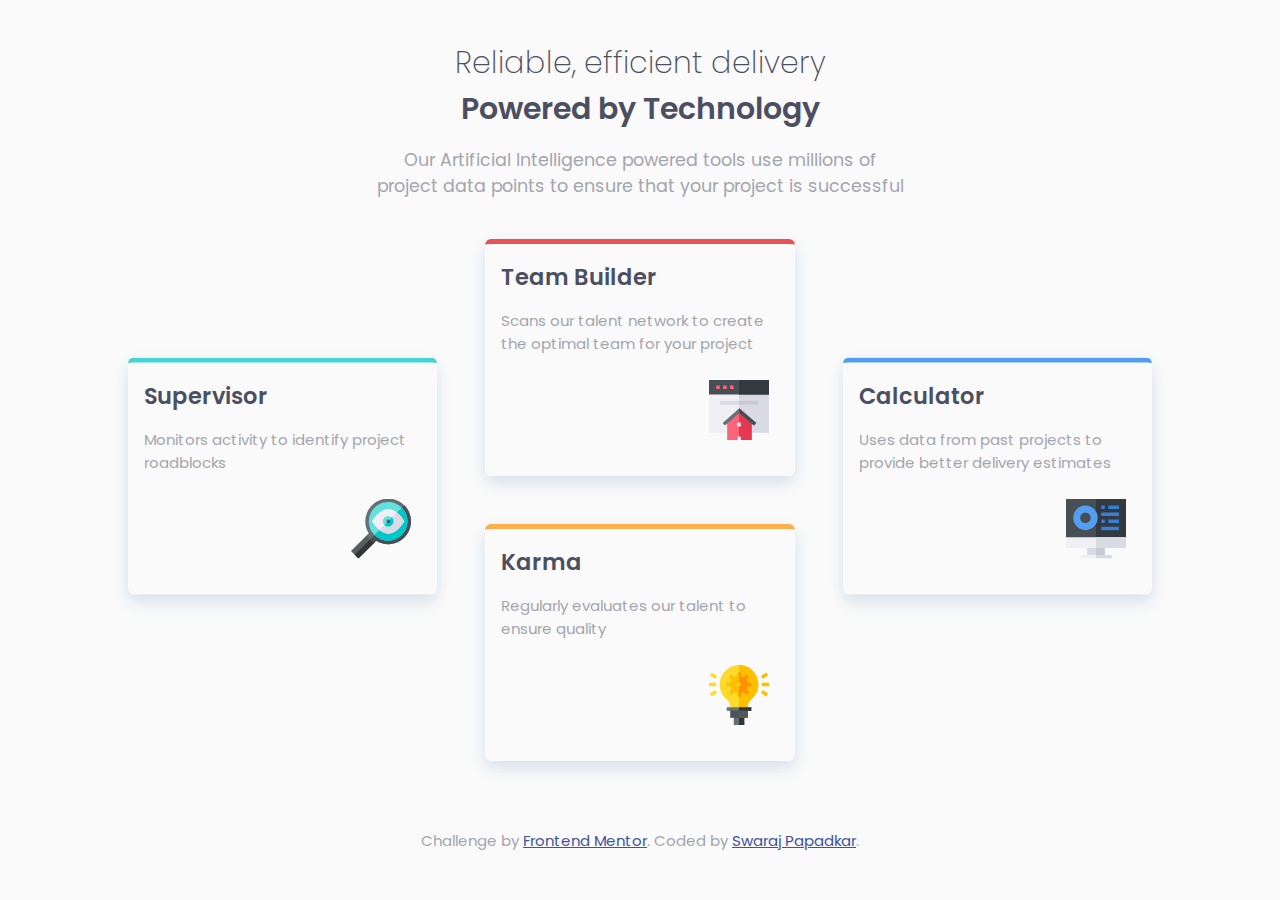
<file: four-card-feature-section/index.html>
<!DOCTYPE html>
<html lang="en">
<head>
  <meta charset="UTF-8">
  <meta name="viewport" content="width=device-width, initial-scale=1.0"> <!-- displays site properly based on user's device -->

  <link rel="icon" type="image/png" sizes="32x32" href="./images/favicon-32x32.png">
  <link rel="stylesheet" href="style.css">
  
  <title>Frontend Mentor | Four card feature section</title>
</head>
<body>
  <header>
    <h1>Reliable, efficient delivery</h1>
    <h1 class="fontBold">Powered by Technology</h1>
    <h3>Our Artificial Intelligence powered tools use millions of project data points 
    to ensure that your project is successful</h3>
  </header>

  <main>
    <div class="card c1">
      <h2>Supervisor</h2>
      <p>Monitors activity to identify project roadblocks</p>
      <img src="images/icon-supervisor.svg" alt="" class="icon">
    </div>

    <div class="card c2">
      <h2>Team Builder</h2>
      <p>Scans our talent network to create the optimal team for your project</p>
      <img src="images/icon-team-builder.svg" alt="" class="icon">
    </div>

    <div class="card c3">
      <h2>Karma</h2>
      <p>Regularly evaluates our talent to ensure quality</p>
      <img src="images/icon-karma.svg" alt="" class="icon">
    </div>

    <div class="card c4">
      <h2>Calculator</h2>
      <p>Uses data from past projects to provide better delivery estimates</p>
      <img src="images/icon-calculator.svg" alt="" class="icon">
    </div>
  </main>
  
  <footer>
    <p class="attribution">
      Challenge by <a href="https://www.frontendmentor.io?ref=challenge" target="_blank">Frontend Mentor</a>. 
      Coded by <a href="https://twitter.com/PapadkarSwaraj">Swaraj Papadkar</a>.
    </p>
  </footer>
</body>
</html>
</file>
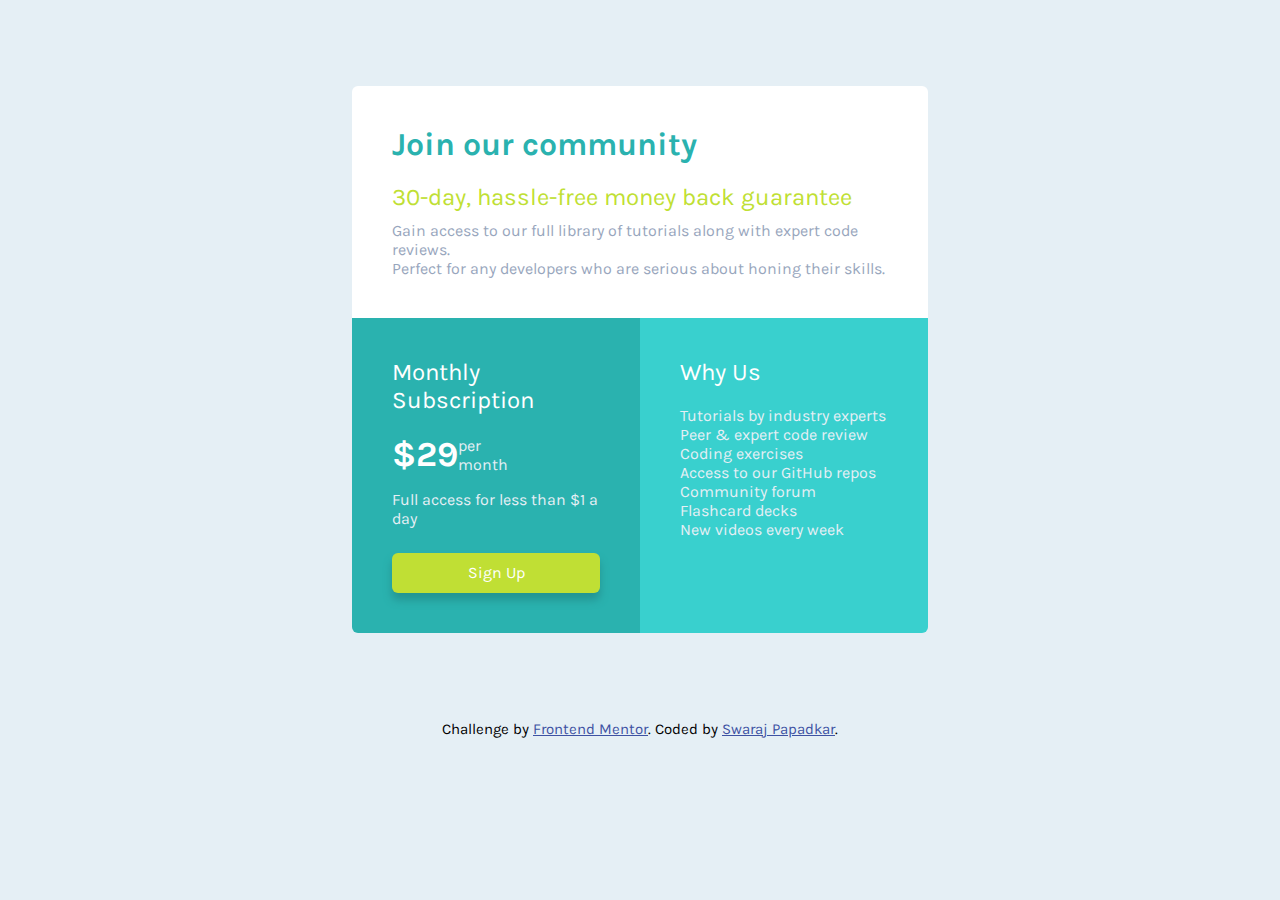
<file: single-price-grid-component/index.html>
<!DOCTYPE html>
<html lang="en">
<head>
  <meta charset="UTF-8">
  <meta name="viewport" content="width=device-width, initial-scale=1.0"> <!-- displays site properly based on user's device -->

  <link rel="icon" type="image/png" sizes="32x32" href="./images/favicon-32x32.png">
  <link rel="stylesheet" href="style.css">
  
  <title>Frontend Mentor | Single Price Grid Component</title>
</head>
<body>
  <main>
    <div class="items">
      <div class="item-1">
        <h1>Join our community</h1>

        <h2 class="h2-yellow">30-day, hassle-free money back guarantee</h2>

        <p>Gain access to our full library of tutorials along with expert code reviews.<br>
        Perfect for any developers who are serious about honing their skills.</p>
      </div>

      <div class="item-2">
        <h2>Monthly Subscription</h2>

        <div class="price">
          <h2>&dollar;29</h2> <p>per month</p>
        </div>

        <p>Full access for less than &dollar;1 a day</p>

        <a href="#" class="btn">Sign Up</a>
      </div>

      <div class="item-3">
        <h2>Why Us</h2>

        <p>Tutorials by industry experts<br>
        Peer &amp; expert code review<br>
        Coding exercises<br>
        Access to our GitHub repos<br>
        Community forum<br>
        Flashcard decks<br>
        New videos every week</p>
      </div>
    </div>
  </main>
  
  <footer>
    <p class="attribution">
      Challenge by <a href="https://www.frontendmentor.io?ref=challenge" target="_blank">Frontend Mentor</a>. 
      Coded by <a href="http://twitter.com/PapadkarSwaraj">Swaraj Papadkar</a>.
    </p>
  </footer>
</body>
</html>
</file>
<file: four-card-feature-section/style.css>
@import url('https://fonts.googleapis.com/css2?family=Poppins:wght@200;400;600&display=swap');

/* General */
*,
html {
    box-sizing: border-box;
    margin: 0;
    padding: 0;
}

body {
    font-size: 15px;
    font-family: 'Poppins', sans-serif;
    background-color: hsl(0, 0%, 98%);
}


/* Header */
header {
    text-align: center;
    height: auto;
    width: 42%;
    margin: 40px auto;
}

h1 {
    font-weight: 200;
    color: hsl(234, 12%, 34%);
}

.fontBold {
    font-weight: 600;
    color: hsl(234, 12%, 34%);
}

h3 {
    margin-top: 15px;
    font-weight: 400;
    color: hsl(229, 6%, 66%);
}


/* Main */
main {
    
    height: auto;
    width: 80%;
    margin: 20px auto;
    column-count: 3;
    column-gap: 3rem;
}

.card {
    display: inline-block;
    box-shadow: 0 7px 16px #d7e0ea;
    border-radius: 6px;
    padding: 1rem;
    margin-bottom: 3rem;
}

h2 {
    font-weight: 600;
    color: hsl(234, 12%, 34%);
}

p {
    margin-top: 15px;
    font-weight: 400;
    color: hsl(229, 6%, 66%);
}

.c1 {
    border-top: 5px solid hsl(180, 62%, 55%);
}

.c2 {
    border-top: 5px solid hsl(0, 78%, 62%);
}

.c3 {
    border-top: 5px solid hsl(34, 97%, 64%);
}

.c4 {
    border-top: 5px solid hsl(212, 86%, 64%);
}

.card:nth-child(3n + 1) {
    display: block;
    transform: translateY(50%);
}

.icon {
    display: block;
    width: 60px;
    height: 60px;
    margin: 25px 10px 20px auto;
}


/* Footer */
footer {
    margin: 0 20%;
}

.attribution { text-align: center; }
.attribution a { color: hsl(228, 45%, 44%); }


/* Media Query */
@media (max-width: 900px) {
    header {
        width: 80%;
    }

    main {
        column-count: 1;
    }

    .card:nth-child(3n + 1) {
        transform: translateY(-5px);
        -webkit-transform: translateY(-5px);
        -moz-transform: translateY(-5px);
        -ms-transform: translateY(-5px);    
        -o-transform: translateY(-5px);
    }

    .card {
        display: block;
    }

    footer {
        margin: 0 10%;
    }
}

@media (max-width: 400px) {
    header {
        width: 90%;
        font-size: 12px;
    }
}
</file>
<file: single-price-grid-component/style.css>
@import url('https://fonts.googleapis.com/css2?family=Karla:wght@400;700&display=swap');

/* General */
*,
html {
    box-sizing: border-box;
    margin: 0;
    padding: 0;
}

body {
    font-size: 16px;
    font-family: 'Karla', sans-serif;
    background-color: hsl(204, 43%, 93%);
}

h1 {
    color: hsl(179, 62%, 43%);
    font-weight: 700;
    margin-bottom: 20px;
}

.h2-yellow {
    color: hsl(71, 73%, 54%);
}

h2 {
    color: #fff;
    font-weight: 400;
}

main {
    width: 45%;
    margin: 0 auto;
}

.items {
    width: 125%;
    margin: 15% auto;
    display: grid;
    grid-template-columns: 40% 40%;
}

.item-1,
.item-2,
.item-3 {
    padding: 40px 40px;
}

.item-1 {
    grid-column: 1 / 3;
    background-color: #fff;
    border-top-left-radius: 6px;
    border-top-right-radius: 6px;
}

.item-1 p {
    color: hsl(218, 22%, 67%);
    font-weight: 400;
}

.item-2 {
    background-color: hsl(179, 62%, 43%);
    border-bottom-left-radius: 6px;
}

.item-3 {
    background-color: hsl(179, 62%, 52%);
    border-bottom-right-radius: 6px;
}

.item-2 p,
.item-3 p {
    color: hsl(204, 43%, 93%);
}

.item-1 h2 {
    margin-bottom: 10px;
}

.item-2 h2,
.item-3 h2 {
    margin-bottom: 20px;
}

.price {
    display: flex;
    align-items: center;
    width: 65%;
    justify-content: space-between;
    margin-bottom: 15px;
}

.price h2 {
    margin-bottom: 0;
    font-size: 35px;
    font-weight: 700;
}

.btn {
    text-align: center;
    width: 100%;
    height: 40px;
    color: #fff;
    text-decoration: none;
    padding: 10px 35px 10px 35px;
    display: inline-block;
    background: hsl(71, 73%, 54%);
    border-radius: 6px;
    box-shadow: 0 7px 8px hsl(179, 61%, 36%);
    margin-top: 25px;
}


.attribution { font-size: 15px; text-align: center; }
.attribution a { color: hsl(228, 45%, 44%); }

/* Media Query */
@media only screen and (max-width: 1000px) {
    .items {
        grid-template-columns: 1fr;
        width: 100%;
    }

    .item-2 {
        border-bottom-left-radius: 0px;
    }

    .item-3 {
        grid-column: 1 / 2;
        border-bottom-left-radius: 6px;
    }
}

@media only screen and (max-width: 800px) {
    main {
        width: 80%;
    }

    .price {
        width: 50%;
    }
}

@media only screen and (max-width: 500px) {
    main {
        width: 90%;
    }

    h1,h2 {
        font-size: 20px;
    }

    .h2-yellow {
        font-size: 15px;
    }

    .item-1 p {
        font-size: 15px;
    }

    .item-1 br {
        display: none;
    }

    .price {
        width: 60%;
    }

    .attribution { font-size: 12px; }
}
</file>
